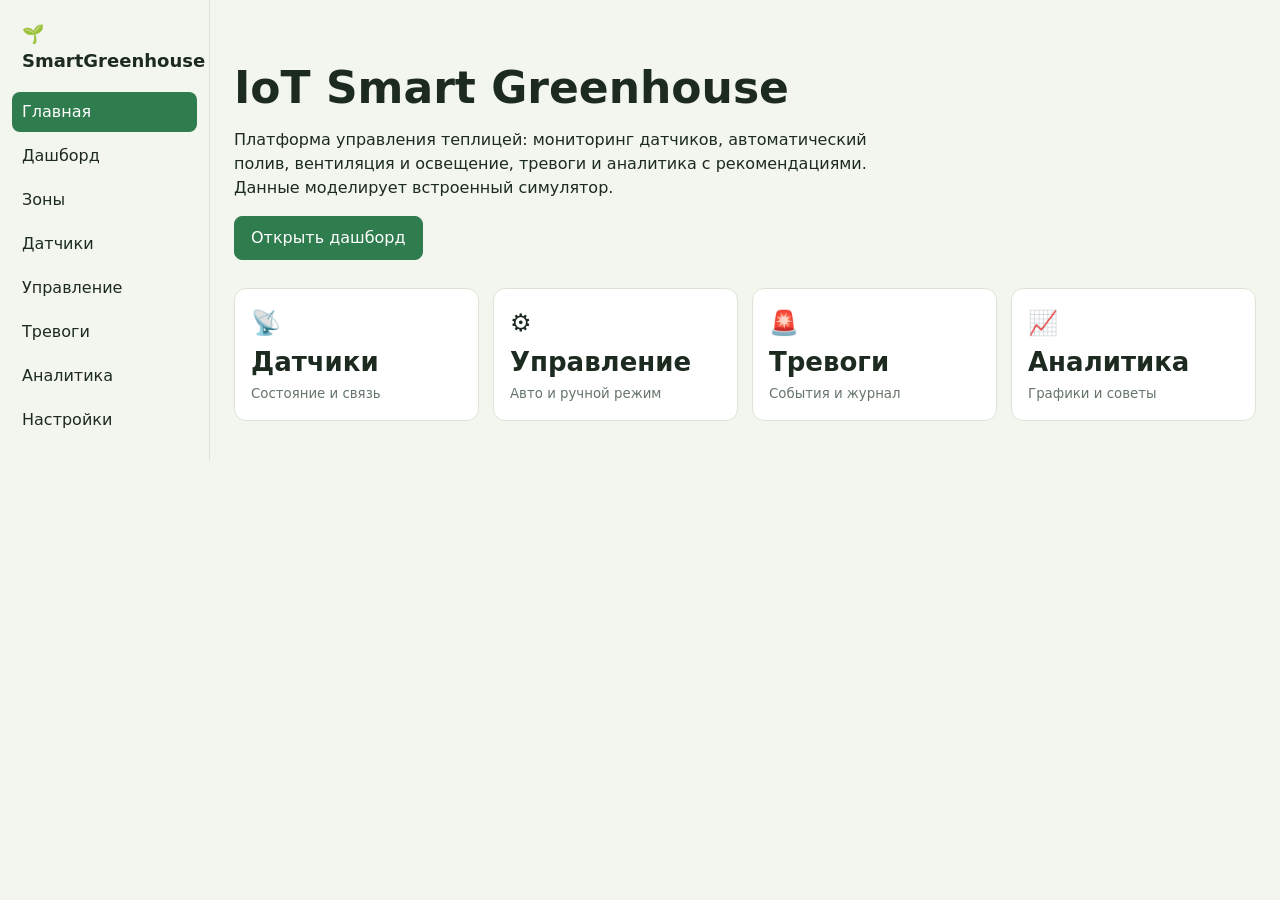
<file: index.html>
<!DOCTYPE html>
<html lang="ru"><head><meta charset="utf-8"><meta name="viewport" content="width=device-width,initial-scale=1">
<title>IoT Smart Greenhouse — index</title><link rel="stylesheet" href="assets/css/style.css"></head>
<body data-page="index"><div id="app"></div>
<script src="assets/js/data.js"></script><script src="assets/js/storage.js"></script><script src="assets/js/simulator.js"></script><script src="assets/js/automation.js"></script><script src="assets/js/alerts.js"></script><script src="assets/js/analytics.js"></script><script src="assets/js/dashboard.js"></script>
</body></html>
</file>
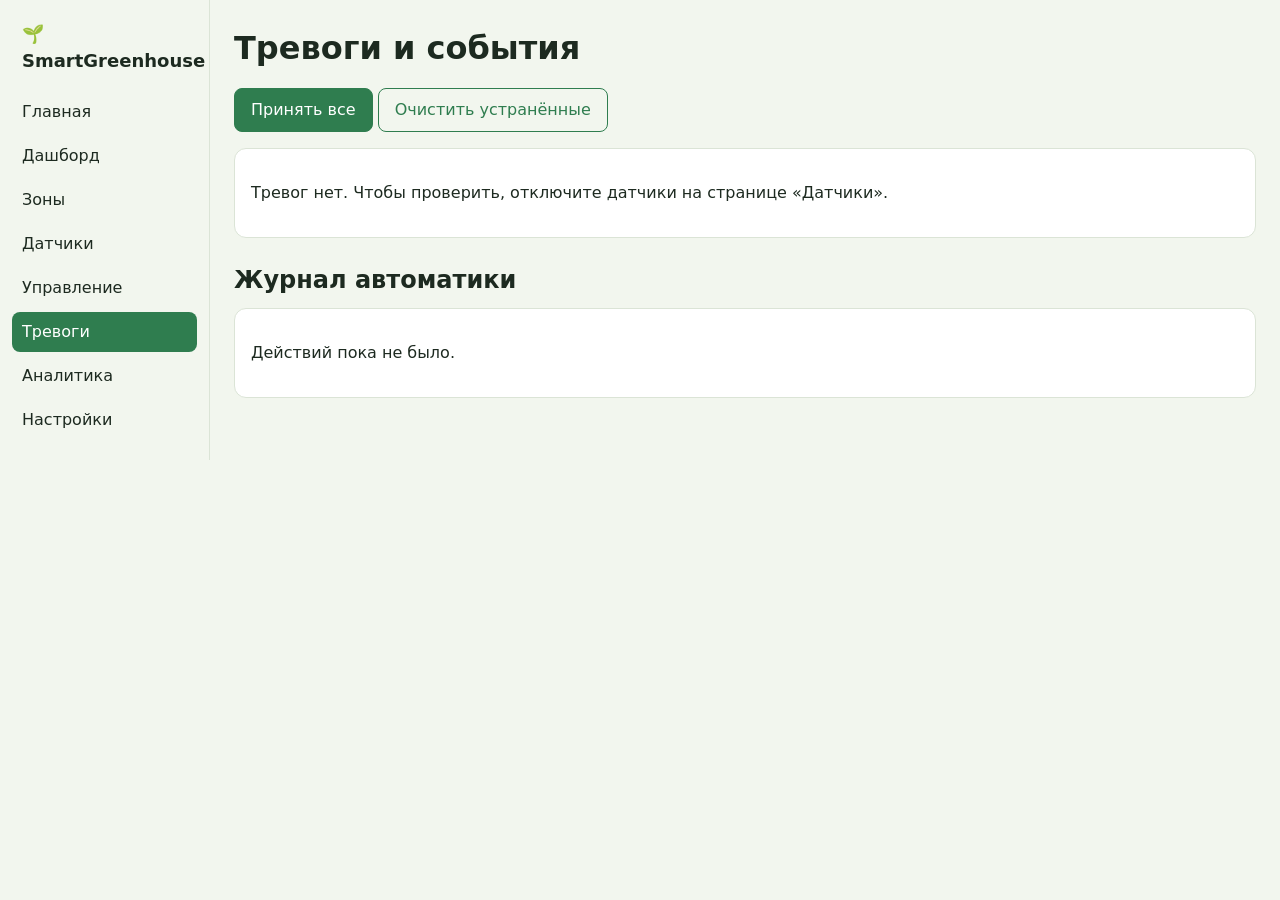
<file: alerts.html>
<!DOCTYPE html>
<html lang="ru"><head><meta charset="utf-8"><meta name="viewport" content="width=device-width,initial-scale=1">
<title>IoT Smart Greenhouse — alerts</title><link rel="stylesheet" href="assets/css/style.css"></head>
<body data-page="alerts"><div id="app"></div>
<script src="assets/js/data.js"></script><script src="assets/js/storage.js"></script><script src="assets/js/simulator.js"></script><script src="assets/js/automation.js"></script><script src="assets/js/alerts.js"></script><script src="assets/js/analytics.js"></script><script src="assets/js/dashboard.js"></script>
</body></html>
</file>
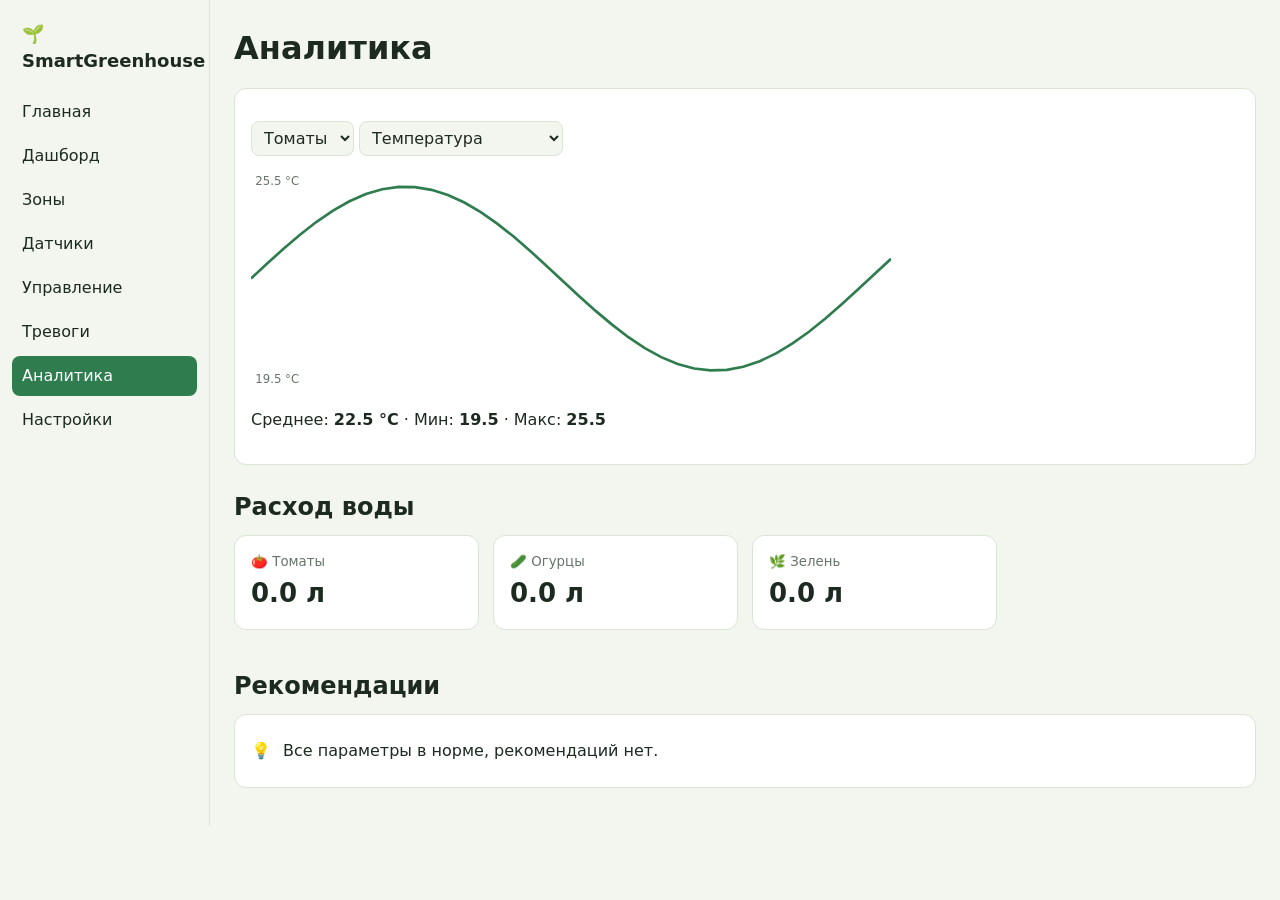
<file: analytics.html>
<!DOCTYPE html>
<html lang="ru"><head><meta charset="utf-8"><meta name="viewport" content="width=device-width,initial-scale=1">
<title>IoT Smart Greenhouse — analytics</title><link rel="stylesheet" href="assets/css/style.css"></head>
<body data-page="analytics"><div id="app"></div>
<script src="assets/js/data.js"></script><script src="assets/js/storage.js"></script><script src="assets/js/simulator.js"></script><script src="assets/js/automation.js"></script><script src="assets/js/alerts.js"></script><script src="assets/js/analytics.js"></script><script src="assets/js/dashboard.js"></script>
</body></html>
</file>
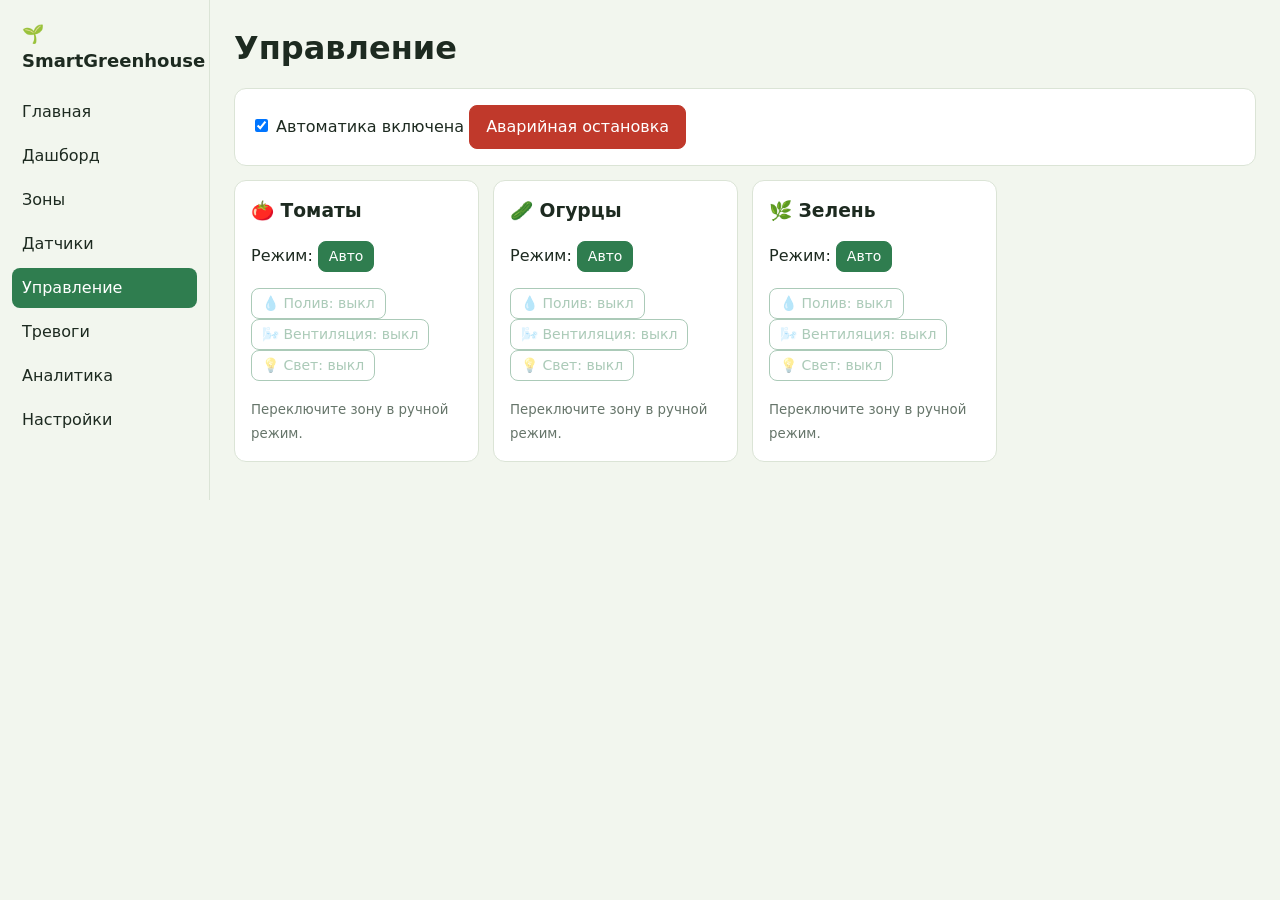
<file: control.html>
<!DOCTYPE html>
<html lang="ru"><head><meta charset="utf-8"><meta name="viewport" content="width=device-width,initial-scale=1">
<title>IoT Smart Greenhouse — control</title><link rel="stylesheet" href="assets/css/style.css"></head>
<body data-page="control"><div id="app"></div>
<script src="assets/js/data.js"></script><script src="assets/js/storage.js"></script><script src="assets/js/simulator.js"></script><script src="assets/js/automation.js"></script><script src="assets/js/alerts.js"></script><script src="assets/js/analytics.js"></script><script src="assets/js/dashboard.js"></script>
</body></html>
</file>
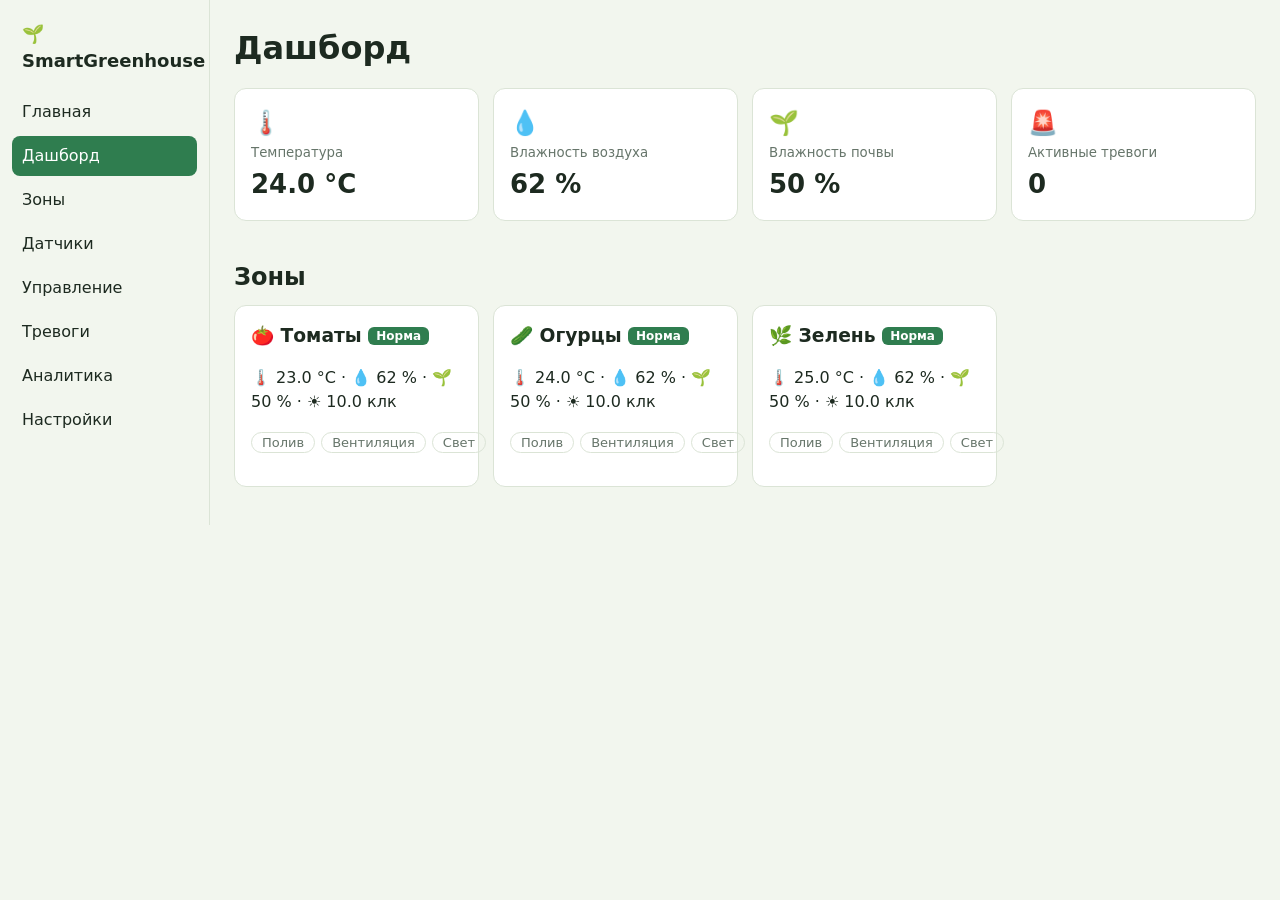
<file: dashboard.html>
<!DOCTYPE html>
<html lang="ru"><head><meta charset="utf-8"><meta name="viewport" content="width=device-width,initial-scale=1">
<title>IoT Smart Greenhouse — dashboard</title><link rel="stylesheet" href="assets/css/style.css"></head>
<body data-page="dashboard"><div id="app"></div>
<script src="assets/js/data.js"></script><script src="assets/js/storage.js"></script><script src="assets/js/simulator.js"></script><script src="assets/js/automation.js"></script><script src="assets/js/alerts.js"></script><script src="assets/js/analytics.js"></script><script src="assets/js/dashboard.js"></script>
</body></html>
</file>
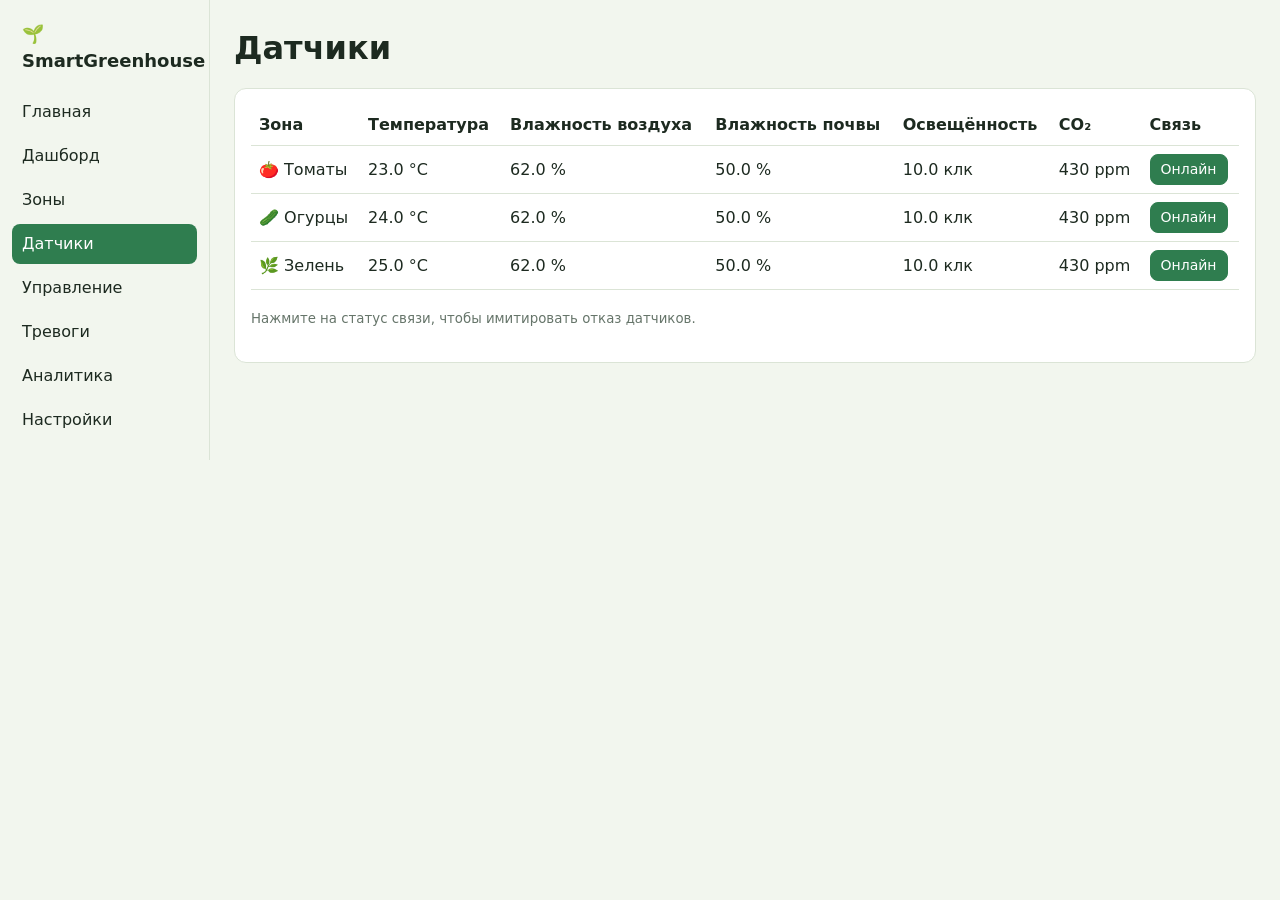
<file: sensors.html>
<!DOCTYPE html>
<html lang="ru"><head><meta charset="utf-8"><meta name="viewport" content="width=device-width,initial-scale=1">
<title>IoT Smart Greenhouse — sensors</title><link rel="stylesheet" href="assets/css/style.css"></head>
<body data-page="sensors"><div id="app"></div>
<script src="assets/js/data.js"></script><script src="assets/js/storage.js"></script><script src="assets/js/simulator.js"></script><script src="assets/js/automation.js"></script><script src="assets/js/alerts.js"></script><script src="assets/js/analytics.js"></script><script src="assets/js/dashboard.js"></script>
</body></html>
</file>
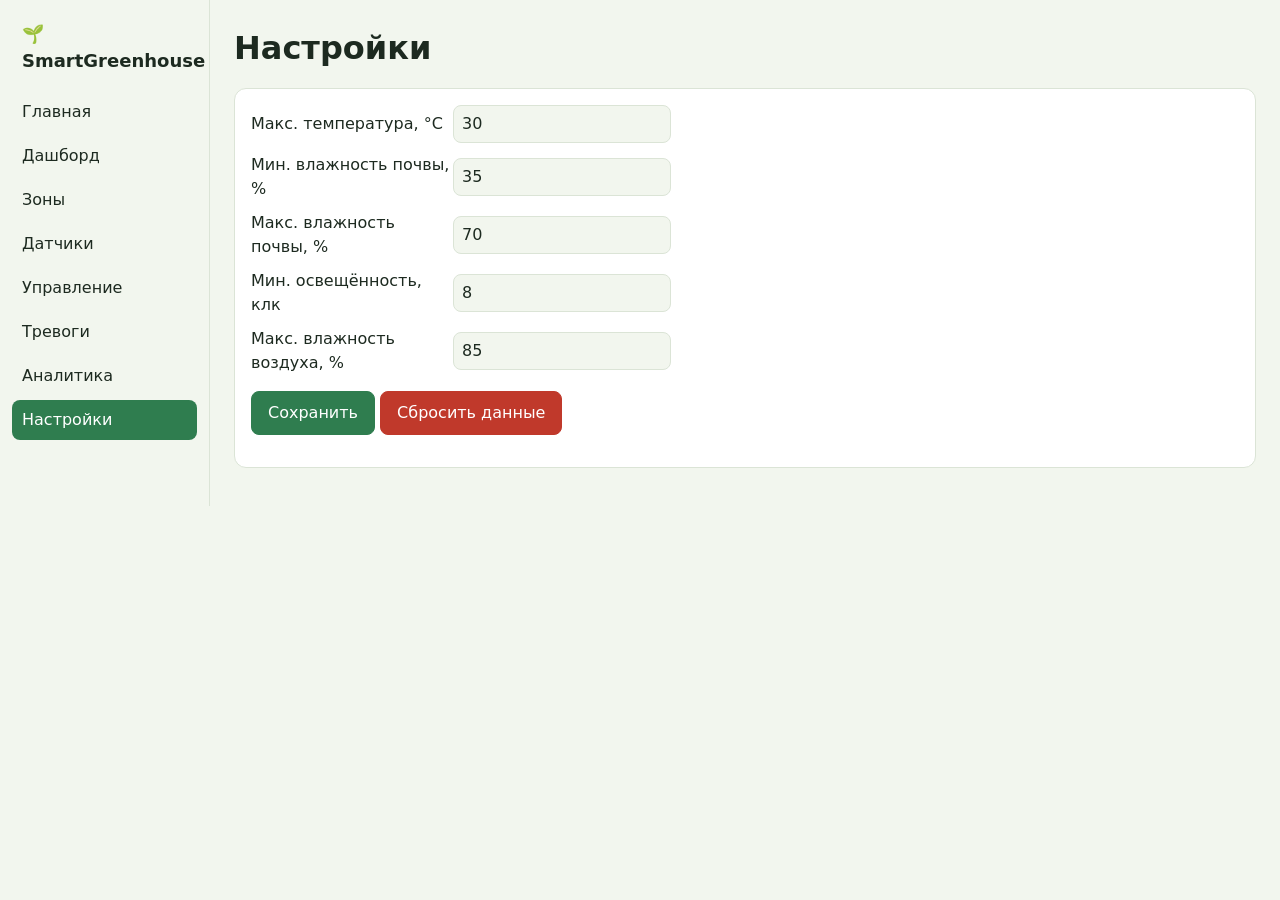
<file: settings.html>
<!DOCTYPE html>
<html lang="ru"><head><meta charset="utf-8"><meta name="viewport" content="width=device-width,initial-scale=1">
<title>IoT Smart Greenhouse — settings</title><link rel="stylesheet" href="assets/css/style.css"></head>
<body data-page="settings"><div id="app"></div>
<script src="assets/js/data.js"></script><script src="assets/js/storage.js"></script><script src="assets/js/simulator.js"></script><script src="assets/js/automation.js"></script><script src="assets/js/alerts.js"></script><script src="assets/js/analytics.js"></script><script src="assets/js/dashboard.js"></script>
</body></html>
</file>
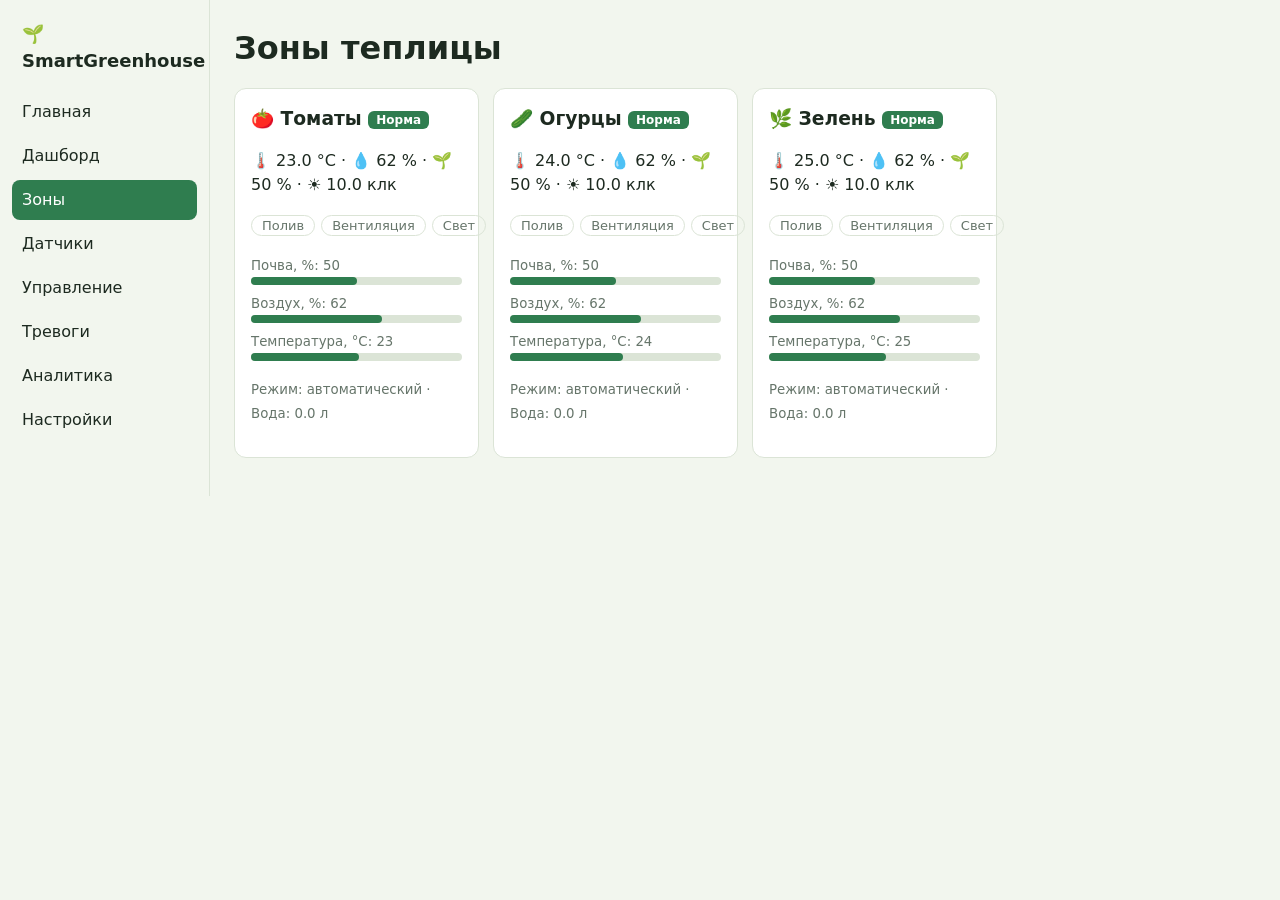
<file: zones.html>
<!DOCTYPE html>
<html lang="ru"><head><meta charset="utf-8"><meta name="viewport" content="width=device-width,initial-scale=1">
<title>IoT Smart Greenhouse — zones</title><link rel="stylesheet" href="assets/css/style.css"></head>
<body data-page="zones"><div id="app"></div>
<script src="assets/js/data.js"></script><script src="assets/js/storage.js"></script><script src="assets/js/simulator.js"></script><script src="assets/js/automation.js"></script><script src="assets/js/alerts.js"></script><script src="assets/js/analytics.js"></script><script src="assets/js/dashboard.js"></script>
</body></html>
</file>
<file: assets/css/style.css>
:root{--g:#2f7d4f;--bg:#f2f6ee;--card:#fff;--tx:#1d2a20;--mut:#66756a;--ln:#dbe4d6;--bad:#c0392b;--warn:#b7791f}
@media(prefers-color-scheme:dark){:root{--g:#5cc486;--bg:#121a15;--card:#1b261f;--tx:#e6efe8;--mut:#9aaa9f;--ln:#2b3a30;--bad:#ef6b5b;--warn:#e0b04a}}
*{box-sizing:border-box}
body{margin:0;font:16px/1.5 system-ui,sans-serif;background:var(--bg);color:var(--tx);min-height:100vh}
#app{display:flex;width:100%}
.nav{width:210px;padding:20px 12px;border-right:1px solid var(--ln);display:flex;flex-direction:column;gap:4px;flex-shrink:0}
.nav b{padding:0 10px 14px;font-size:18px}
.nav a{padding:8px 10px;border-radius:8px;color:var(--tx);text-decoration:none;display:flex;justify-content:space-between}
.nav a.on{background:var(--g);color:#fff}.nav i{font-style:normal;background:var(--bad);color:#fff;border-radius:9px;padding:0 7px;font-size:12px}.nav i:empty{display:none}
main{flex:1;padding:24px;min-width:0;max-width:1100px}
h1{margin:0 0 16px}h2{margin:24px 0 10px}h3{margin:0 0 8px}
.grid{display:grid;grid-template-columns:repeat(auto-fill,minmax(240px,1fr));gap:14px}
.card{background:var(--card);border:1px solid var(--ln);border-radius:12px;padding:16px;margin-bottom:14px;color:var(--tx);text-decoration:none;display:block}
.kpi{display:flex;flex-direction:column;gap:2px}.kpi b{font-size:26px}.kpi span{font-size:24px}
small{color:var(--mut)}
.hero{padding:40px 0 28px;max-width:640px}.hero h1{font-size:44px;line-height:1.1}
.btn{background:var(--g);color:#fff;border:1px solid var(--g);border-radius:8px;padding:9px 16px;cursor:pointer;font:inherit;text-decoration:none;display:inline-block}
.btn.sm{padding:4px 10px;font-size:14px}.btn.ghost{background:transparent;color:var(--g)}.btn.danger{background:var(--bad);border-color:var(--bad)}.btn:disabled{opacity:.4;cursor:not-allowed}
.tag{font-size:12px;border-radius:6px;padding:2px 8px;color:#fff;background:var(--g);vertical-align:middle}.tag.warn{background:var(--warn)}.tag.bad{background:var(--bad)}
.chip{border:1px solid var(--ln);border-radius:14px;padding:2px 10px;font-size:13px;color:var(--mut);margin-right:6px}.chip.on{background:var(--g);border-color:var(--g);color:#fff}
.bar{margin:6px 0}.bar i{display:block;height:8px;background:var(--ln);border-radius:4px}.bar b{display:block;height:100%;background:var(--g);border-radius:4px}
.row{display:flex;gap:12px;align-items:center;padding:8px 0;border-bottom:1px solid var(--ln)}.row:last-child{border:0}.row .btn{margin-left:auto}
.scroll{overflow-x:auto}table{width:100%;border-collapse:collapse}th,td{text-align:left;padding:8px;border-bottom:1px solid var(--ln);white-space:nowrap}
.chart{width:100%;max-width:640px;fill:var(--mut);font-size:11px}
select,input[type=number]{font:inherit;padding:6px 8px;border:1px solid var(--ln);border-radius:8px;background:var(--bg);color:var(--tx)}
.fld{display:flex;justify-content:space-between;align-items:center;max-width:420px;margin-bottom:10px}
@media(max-width:700px){#app{flex-direction:column}.nav{width:100%;flex-direction:row;flex-wrap:wrap;border:0}.nav b{width:100%}}
</file>
